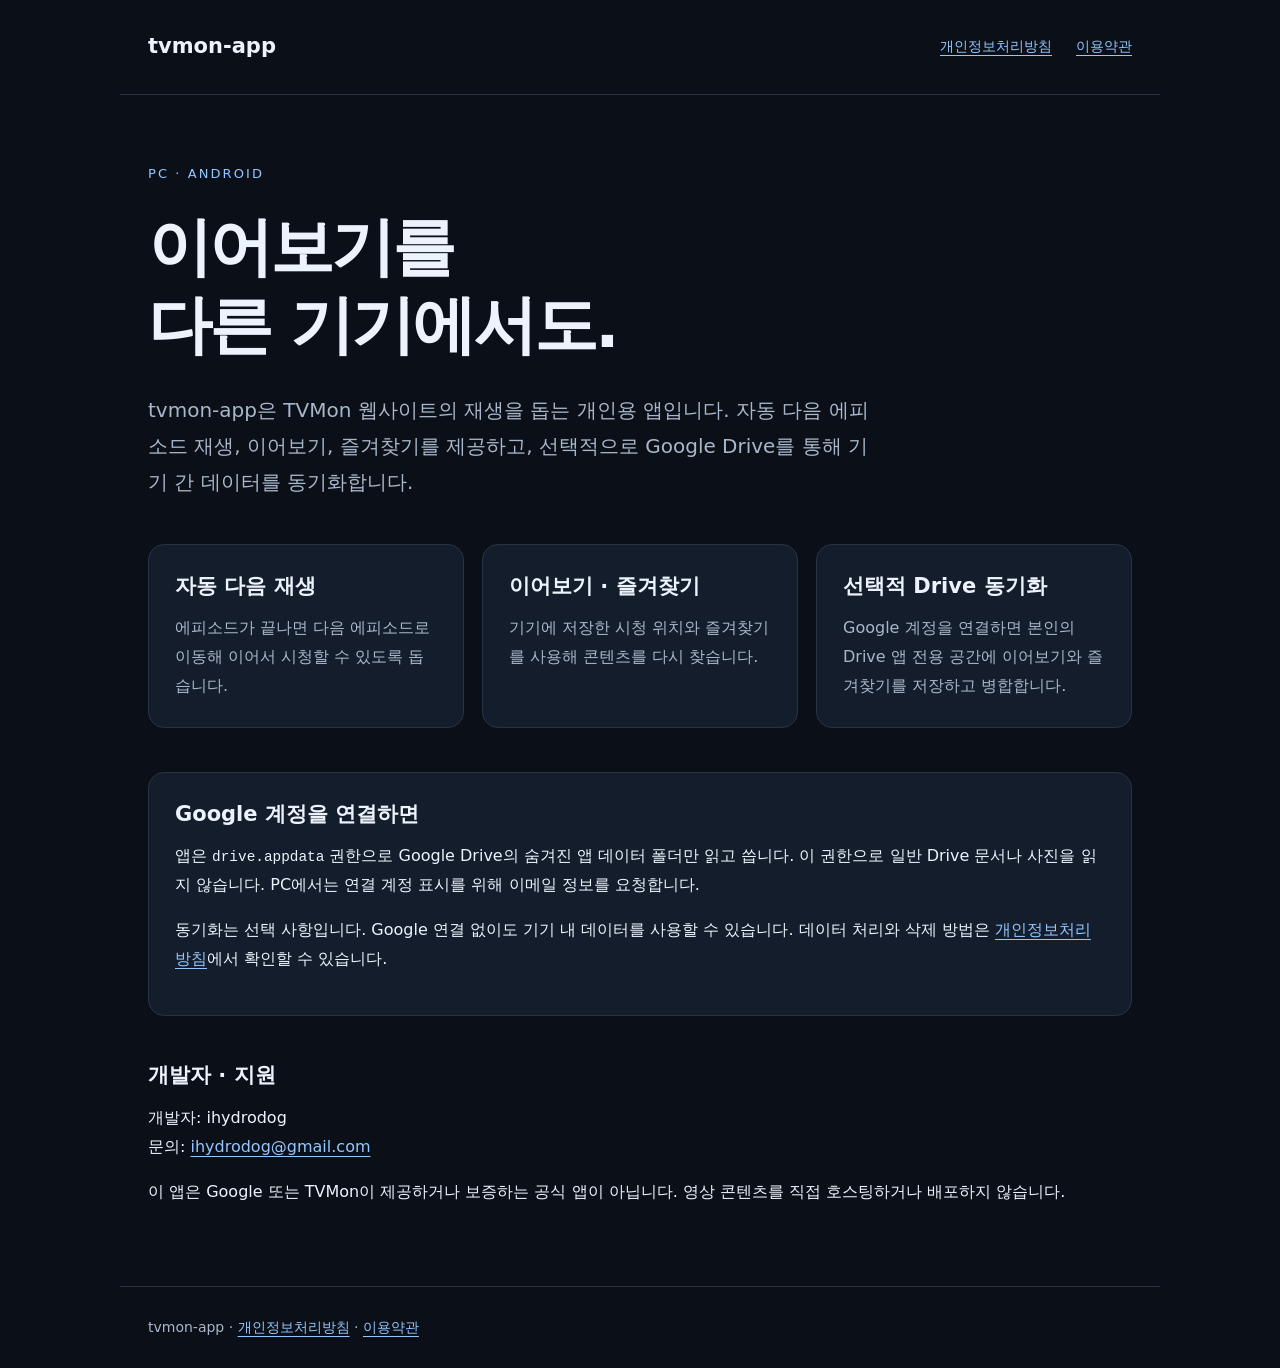
<file: index.html>
<!doctype html>
<html lang="ko">
<head><meta charset="utf-8"><meta name="viewport" content="width=device-width, initial-scale=1"><title>tvmon-app — 앱 소개</title><meta name="description" content="tvmon-app의 PC·Android 기능과 선택적 Google Drive 동기화 안내"><link rel="stylesheet" href="style.css"></head>
<body><header><a class="brand" href="./">tvmon-app</a><nav aria-label="주 메뉴"><a href="privacy.html">개인정보처리방침</a><a href="terms.html">이용약관</a></nav></header>
<main><span class="eyebrow">PC · ANDROID</span><h1>이어보기를<br>다른 기기에서도.</h1><p class="lead">tvmon-app은 TVMon 웹사이트의 재생을 돕는 개인용 앱입니다. 자동 다음 에피소드 재생, 이어보기, 즐겨찾기를 제공하고, 선택적으로 Google Drive를 통해 기기 간 데이터를 동기화합니다.</p>
<section class="cards" aria-label="주요 기능"><article><h2>자동 다음 재생</h2><p>에피소드가 끝나면 다음 에피소드로 이동해 이어서 시청할 수 있도록 돕습니다.</p></article><article><h2>이어보기 · 즐겨찾기</h2><p>기기에 저장한 시청 위치와 즐겨찾기를 사용해 콘텐츠를 다시 찾습니다.</p></article><article><h2>선택적 Drive 동기화</h2><p>Google 계정을 연결하면 본인의 Drive 앱 전용 공간에 이어보기와 즐겨찾기를 저장하고 병합합니다.</p></article></section>
<section class="panel"><h2>Google 계정을 연결하면</h2><p>앱은 <code>drive.appdata</code> 권한으로 Google Drive의 숨겨진 앱 데이터 폴더만 읽고 씁니다. 이 권한으로 일반 Drive 문서나 사진을 읽지 않습니다. PC에서는 연결 계정 표시를 위해 이메일 정보를 요청합니다.</p><p>동기화는 선택 사항입니다. Google 연결 없이도 기기 내 데이터를 사용할 수 있습니다. 데이터 처리와 삭제 방법은 <a href="privacy.html">개인정보처리방침</a>에서 확인할 수 있습니다.</p></section>
<section><h2>개발자 · 지원</h2><p>개발자: ihydrodog<br>문의: <a href="mailto:ihydrodog@gmail.com">ihydrodog@gmail.com</a></p><p>이 앱은 Google 또는 TVMon이 제공하거나 보증하는 공식 앱이 아닙니다. 영상 콘텐츠를 직접 호스팅하거나 배포하지 않습니다.</p></section></main>
<footer>tvmon-app · <a href="privacy.html">개인정보처리방침</a> · <a href="terms.html">이용약관</a></footer></body></html>
</file>
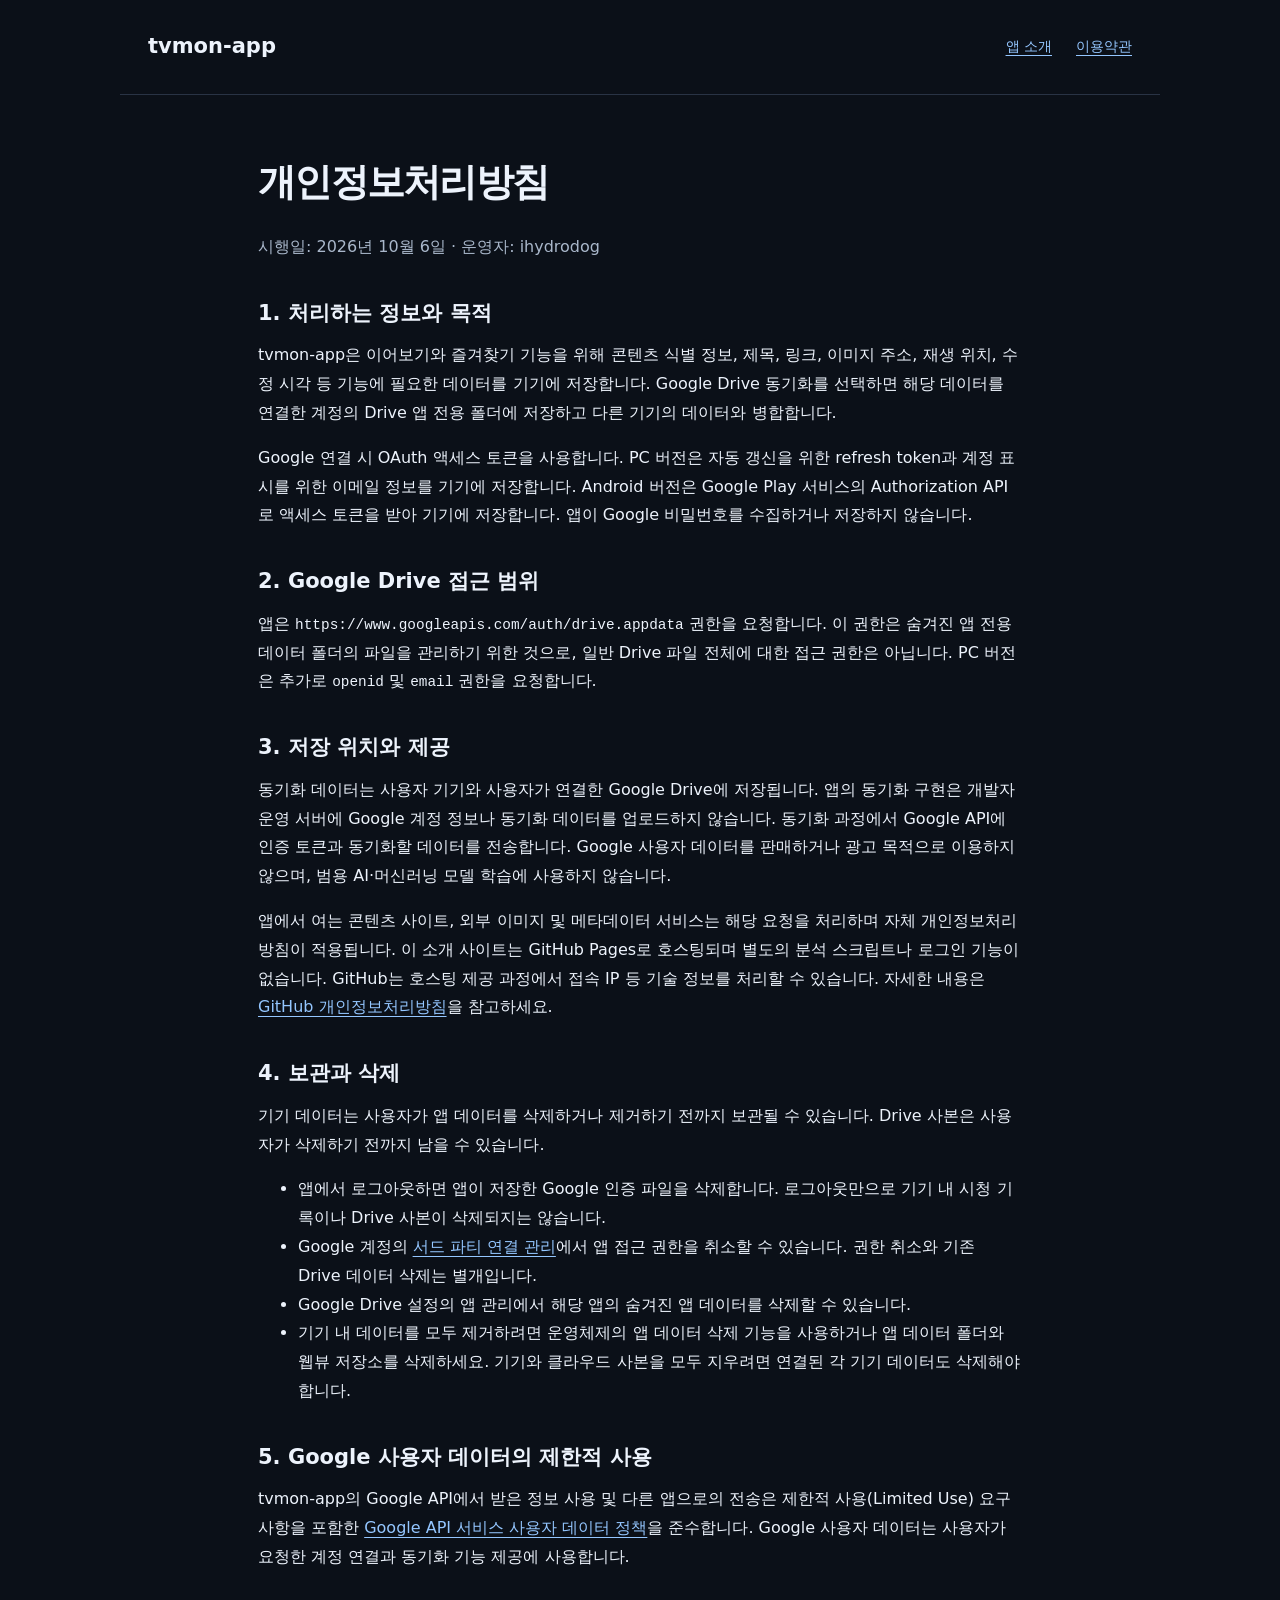
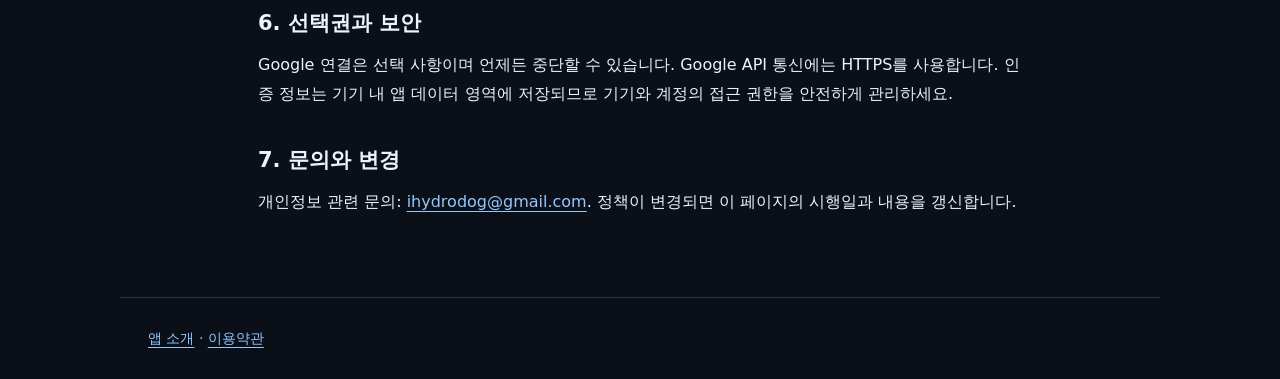
<file: privacy.html>
<!doctype html>
<html lang="ko"><head><meta charset="utf-8"><meta name="viewport" content="width=device-width, initial-scale=1"><title>개인정보처리방침 — tvmon-app</title><link rel="stylesheet" href="style.css"></head>
<body><header><a class="brand" href="./">tvmon-app</a><nav aria-label="주 메뉴"><a href="./">앱 소개</a><a href="terms.html">이용약관</a></nav></header><main class="document"><h1>개인정보처리방침</h1><p class="muted">시행일: 2026년 10월 6일 · 운영자: ihydrodog</p>
<h2>1. 처리하는 정보와 목적</h2><p>tvmon-app은 이어보기와 즐겨찾기 기능을 위해 콘텐츠 식별 정보, 제목, 링크, 이미지 주소, 재생 위치, 수정 시각 등 기능에 필요한 데이터를 기기에 저장합니다. Google Drive 동기화를 선택하면 해당 데이터를 연결한 계정의 Drive 앱 전용 폴더에 저장하고 다른 기기의 데이터와 병합합니다.</p><p>Google 연결 시 OAuth 액세스 토큰을 사용합니다. PC 버전은 자동 갱신을 위한 refresh token과 계정 표시를 위한 이메일 정보를 기기에 저장합니다. Android 버전은 Google Play 서비스의 Authorization API로 액세스 토큰을 받아 기기에 저장합니다. 앱이 Google 비밀번호를 수집하거나 저장하지 않습니다.</p>
<h2>2. Google Drive 접근 범위</h2><p>앱은 <code>https://www.googleapis.com/auth/drive.appdata</code> 권한을 요청합니다. 이 권한은 숨겨진 앱 전용 데이터 폴더의 파일을 관리하기 위한 것으로, 일반 Drive 파일 전체에 대한 접근 권한은 아닙니다. PC 버전은 추가로 <code>openid</code> 및 <code>email</code> 권한을 요청합니다.</p>
<h2>3. 저장 위치와 제공</h2><p>동기화 데이터는 사용자 기기와 사용자가 연결한 Google Drive에 저장됩니다. 앱의 동기화 구현은 개발자 운영 서버에 Google 계정 정보나 동기화 데이터를 업로드하지 않습니다. 동기화 과정에서 Google API에 인증 토큰과 동기화할 데이터를 전송합니다. Google 사용자 데이터를 판매하거나 광고 목적으로 이용하지 않으며, 범용 AI·머신러닝 모델 학습에 사용하지 않습니다.</p><p>앱에서 여는 콘텐츠 사이트, 외부 이미지 및 메타데이터 서비스는 해당 요청을 처리하며 자체 개인정보처리방침이 적용됩니다. 이 소개 사이트는 GitHub Pages로 호스팅되며 별도의 분석 스크립트나 로그인 기능이 없습니다. GitHub는 호스팅 제공 과정에서 접속 IP 등 기술 정보를 처리할 수 있습니다. 자세한 내용은 <a href="https://docs.github.com/en/site-policy/privacy-policies/github-general-privacy-statement">GitHub 개인정보처리방침</a>을 참고하세요.</p>
<h2>4. 보관과 삭제</h2><p>기기 데이터는 사용자가 앱 데이터를 삭제하거나 제거하기 전까지 보관될 수 있습니다. Drive 사본은 사용자가 삭제하기 전까지 남을 수 있습니다.</p><ul><li>앱에서 로그아웃하면 앱이 저장한 Google 인증 파일을 삭제합니다. 로그아웃만으로 기기 내 시청 기록이나 Drive 사본이 삭제되지는 않습니다.</li><li>Google 계정의 <a href="https://myaccount.google.com/connections">서드 파티 연결 관리</a>에서 앱 접근 권한을 취소할 수 있습니다. 권한 취소와 기존 Drive 데이터 삭제는 별개입니다.</li><li>Google Drive 설정의 앱 관리에서 해당 앱의 숨겨진 앱 데이터를 삭제할 수 있습니다.</li><li>기기 내 데이터를 모두 제거하려면 운영체제의 앱 데이터 삭제 기능을 사용하거나 앱 데이터 폴더와 웹뷰 저장소를 삭제하세요. 기기와 클라우드 사본을 모두 지우려면 연결된 각 기기 데이터도 삭제해야 합니다.</li></ul>
<h2>5. Google 사용자 데이터의 제한적 사용</h2><p>tvmon-app의 Google API에서 받은 정보 사용 및 다른 앱으로의 전송은 제한적 사용(Limited Use) 요구사항을 포함한 <a href="https://developers.google.com/terms/api-services-user-data-policy">Google API 서비스 사용자 데이터 정책</a>을 준수합니다. Google 사용자 데이터는 사용자가 요청한 계정 연결과 동기화 기능 제공에 사용합니다.</p>
<h2>6. 선택권과 보안</h2><p>Google 연결은 선택 사항이며 언제든 중단할 수 있습니다. Google API 통신에는 HTTPS를 사용합니다. 인증 정보는 기기 내 앱 데이터 영역에 저장되므로 기기와 계정의 접근 권한을 안전하게 관리하세요.</p>
<h2>7. 문의와 변경</h2><p>개인정보 관련 문의: <a href="mailto:ihydrodog@gmail.com">ihydrodog@gmail.com</a>. 정책이 변경되면 이 페이지의 시행일과 내용을 갱신합니다.</p></main><footer><a href="./">앱 소개</a> · <a href="terms.html">이용약관</a></footer></body></html>
</file>
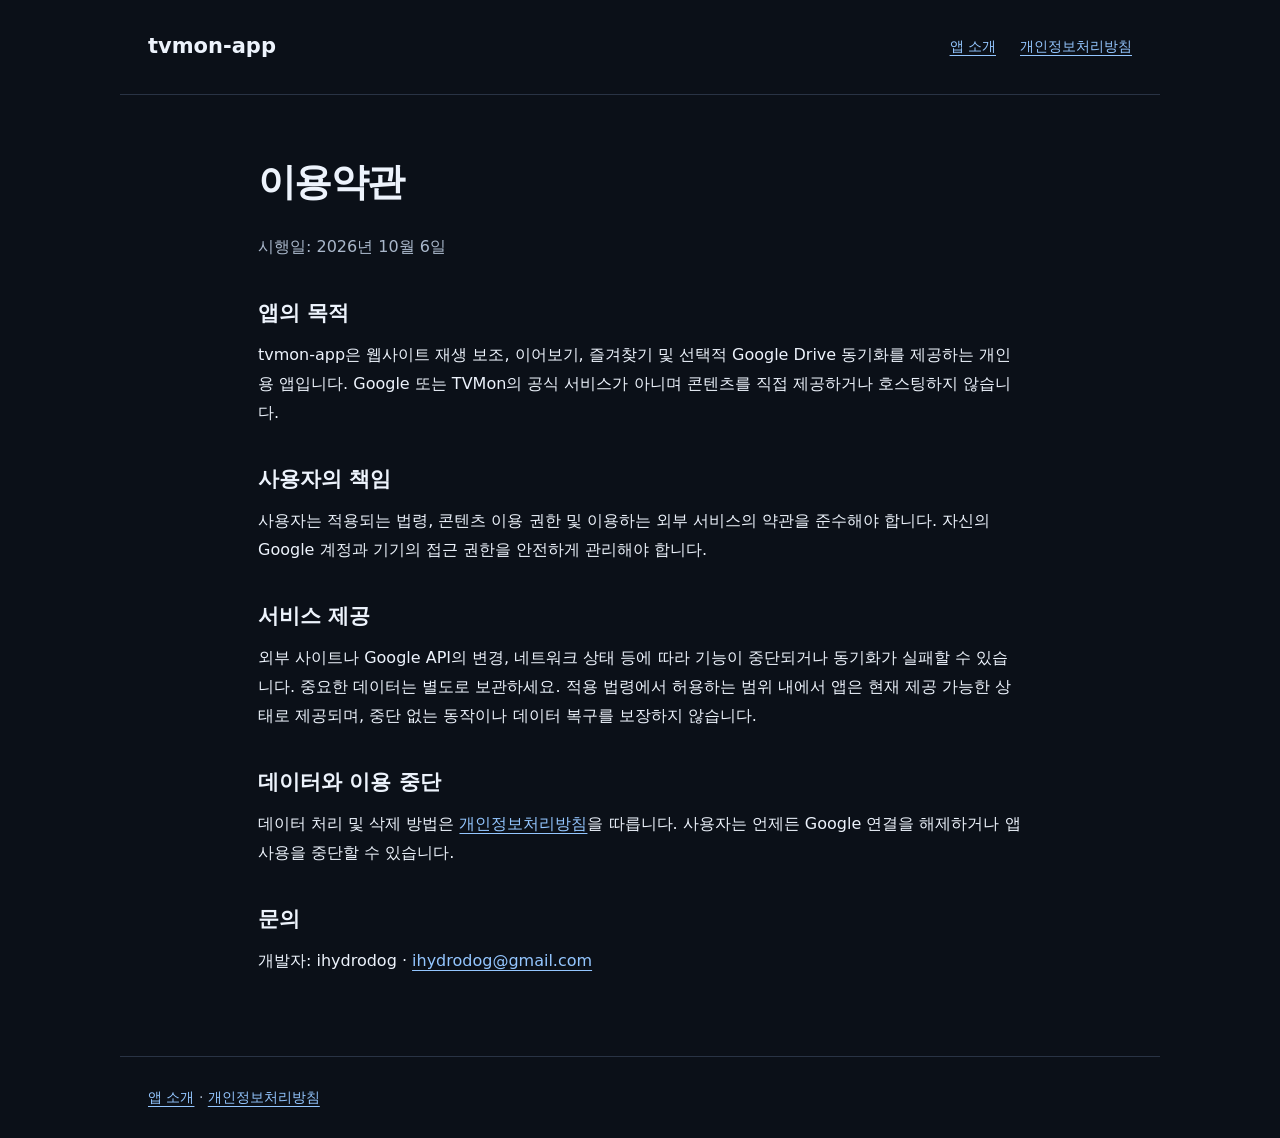
<file: terms.html>
<!doctype html>
<html lang="ko"><head><meta charset="utf-8"><meta name="viewport" content="width=device-width, initial-scale=1"><title>이용약관 — tvmon-app</title><link rel="stylesheet" href="style.css"></head><body><header><a class="brand" href="./">tvmon-app</a><nav aria-label="주 메뉴"><a href="./">앱 소개</a><a href="privacy.html">개인정보처리방침</a></nav></header><main class="document"><h1>이용약관</h1><p class="muted">시행일: 2026년 10월 6일</p><h2>앱의 목적</h2><p>tvmon-app은 웹사이트 재생 보조, 이어보기, 즐겨찾기 및 선택적 Google Drive 동기화를 제공하는 개인용 앱입니다. Google 또는 TVMon의 공식 서비스가 아니며 콘텐츠를 직접 제공하거나 호스팅하지 않습니다.</p><h2>사용자의 책임</h2><p>사용자는 적용되는 법령, 콘텐츠 이용 권한 및 이용하는 외부 서비스의 약관을 준수해야 합니다. 자신의 Google 계정과 기기의 접근 권한을 안전하게 관리해야 합니다.</p><h2>서비스 제공</h2><p>외부 사이트나 Google API의 변경, 네트워크 상태 등에 따라 기능이 중단되거나 동기화가 실패할 수 있습니다. 중요한 데이터는 별도로 보관하세요. 적용 법령에서 허용하는 범위 내에서 앱은 현재 제공 가능한 상태로 제공되며, 중단 없는 동작이나 데이터 복구를 보장하지 않습니다.</p><h2>데이터와 이용 중단</h2><p>데이터 처리 및 삭제 방법은 <a href="privacy.html">개인정보처리방침</a>을 따릅니다. 사용자는 언제든 Google 연결을 해제하거나 앱 사용을 중단할 수 있습니다.</p><h2>문의</h2><p>개발자: ihydrodog · <a href="mailto:ihydrodog@gmail.com">ihydrodog@gmail.com</a></p></main><footer><a href="./">앱 소개</a> · <a href="privacy.html">개인정보처리방침</a></footer></body></html>
</file>
<file: style.css>
:root{color-scheme:dark;--bg:#0b1018;--surface:#141d2b;--text:#edf3fc;--muted:#a9b7ca;--accent:#94c6ff}*{box-sizing:border-box}body{margin:0;background:var(--bg);color:var(--text);font:16px/1.8 system-ui,-apple-system,"Segoe UI",sans-serif}a{color:var(--accent);text-underline-offset:4px}a:hover{color:#fff}a:focus-visible{outline:2px solid var(--accent);outline-offset:5px}header,main,footer{max-width:1040px;margin:auto;padding:28px}header{display:flex;justify-content:space-between;align-items:center;gap:24px;border-bottom:1px solid #293344}.brand{font-size:21px;font-weight:750;text-decoration:none;color:var(--text)}nav{display:flex;gap:24px;flex-wrap:wrap;font-size:14px}main{padding-top:64px;padding-bottom:64px}.eyebrow{font-size:13px;letter-spacing:.16em;color:var(--accent)}h1{font-size:clamp(34px,6vw,64px);line-height:1.22;letter-spacing:-.045em;margin:20px 0 28px}h2{font-size:21px;line-height:1.5;margin:0 0 12px}p{margin:0 0 16px}.lead{max-width:740px;font-size:20px;color:var(--muted)}.cards{display:grid;grid-template-columns:repeat(3,1fr);gap:18px;margin:44px 0}.cards article,.panel{background:var(--surface);padding:26px;border:1px solid #293344;border-radius:16px}.cards p{color:var(--muted);margin:0}.panel{margin-bottom:44px}code{font-size:.9em;overflow-wrap:anywhere}.document{max-width:820px;padding-top:44px}.document h1{font-size:38px}.document h2{margin-top:36px}.document p,.document li{overflow-wrap:anywhere}.muted{color:var(--muted)}footer{border-top:1px solid #293344;color:var(--muted);font-size:14px}@media(max-width:700px){header{align-items:flex-start;flex-direction:column;gap:10px}header,main,footer{padding-left:22px;padding-right:22px}.cards{grid-template-columns:1fr}.lead{font-size:18px}main{padding-top:38px}.document h1{font-size:32px}}
</file>
